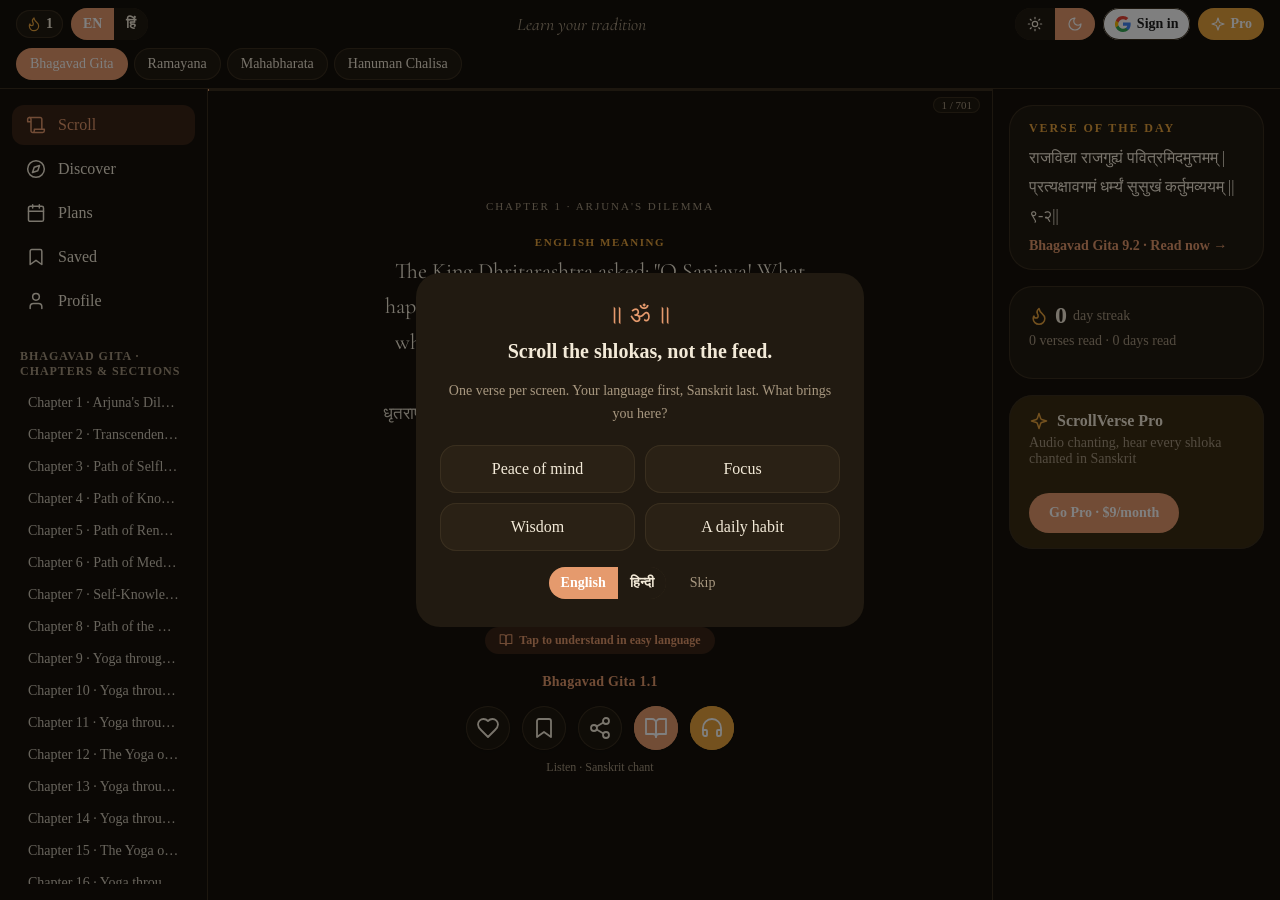
<file: index.html>
<!doctype html>
<html lang="en" data-theme="dark">
<head>
<meta charset="utf-8">
<meta name="viewport" content="width=device-width, initial-scale=1, viewport-fit=cover">
<meta name="description" content="ScrollVerse, a verse feed for the Gita, Ramayana, Mahabharata and Hanuman Chalisa. Read and listen in your browser, no app to install.">
<title>ScrollVerse</title>
<script>
/* Apply the stored theme before first paint, dark brown is the default.
   Mirrors client/src/lib/theme.ts in the space. */
try {
  if (localStorage.getItem("sanatan-scroll-theme") === "light") {
    document.documentElement.setAttribute("data-theme", "light");
  }
} catch (e) { /* storage unavailable, dark stays */ }
</script>
<link rel="stylesheet" href="styles.css">
</head>
<body>
<div class="shell">

  <!-- Top bar, ported from App.tsx: streak and language on the left,
       tagline in the middle, theme and sign-in on the right, Pro pill
       on desktop only (hidden on phone widths, Pro lives in Profile),
       and the text switcher on its own row below. One header only, no
       brand bar. -->
  <header class="topbar">
    <div class="topbar-inner">
      <nav class="textnav no-scrollbar" id="textBar" aria-label="Texts"></nav>
      <span class="streakpill" id="streakPill" aria-label="Day streak"></span>
      <div class="segmented" role="group" aria-label="Language" id="langToggle">
        <button type="button" data-lang="en" aria-pressed="true">EN</button>
        <button type="button" data-lang="hi" aria-pressed="false">हिं</button>
      </div>
      <p class="tagline font-verse" id="taglineEl"></p>
      <div class="segmented themetoggle" role="group" aria-label="Appearance" id="themeToggle">
        <button type="button" data-theme-choice="light" aria-label="Light mode" aria-pressed="false"></button>
        <button type="button" data-theme-choice="dark" aria-label="Dark mode" aria-pressed="true"></button>
      </div>
      <span id="authSlot" class="authslot"></span>
      <button type="button" class="propill" id="proBtn"></button>
    </div>
  </header>

  <div class="bodyrow">
    <!-- Desktop left rail: main nav + chapters of the current text -->
    <aside class="siderail" aria-label="Main">
      <nav class="railnav" id="railNav"></nav>
      <div class="railscroll railchapters">
        <p class="railhead" id="railHead"></p>
        <ul class="raillist" id="railList"></ul>
      </div>
    </aside>

    <!-- Main column -->
    <main class="maincol">
      <section id="feedView" class="feedview">
        <div id="specBar" class="specbar hidden"></div>
        <div class="feedwrap">
          <div class="progressbar"><div class="progressbar-fill" id="progressFill"></div></div>
          <div class="feed feed-scroll" id="feed" role="feed" aria-label="Verses"></div>
          <p class="feedcounter" id="feedCounter"></p>
        </div>
      </section>
      <section id="panelView" class="panelview rail-scroll hidden"></section>
    </main>

    <!-- Desktop right rail: verse of the day, streak, Pro -->
    <aside class="rightrail rail-scroll" id="rightRail"></aside>
  </div>

  <!-- Mobile bottom nav -->
  <nav class="bottomnav" id="bottomNav" aria-label="Main"></nav>
</div>

<div class="toast hidden" id="toast" role="status"><p id="toastText"></p></div>
<div id="sheetSlot"></div>
<div id="modalSlot"></div>

<script src="app.js"></script>
</body>
</html>
</file>
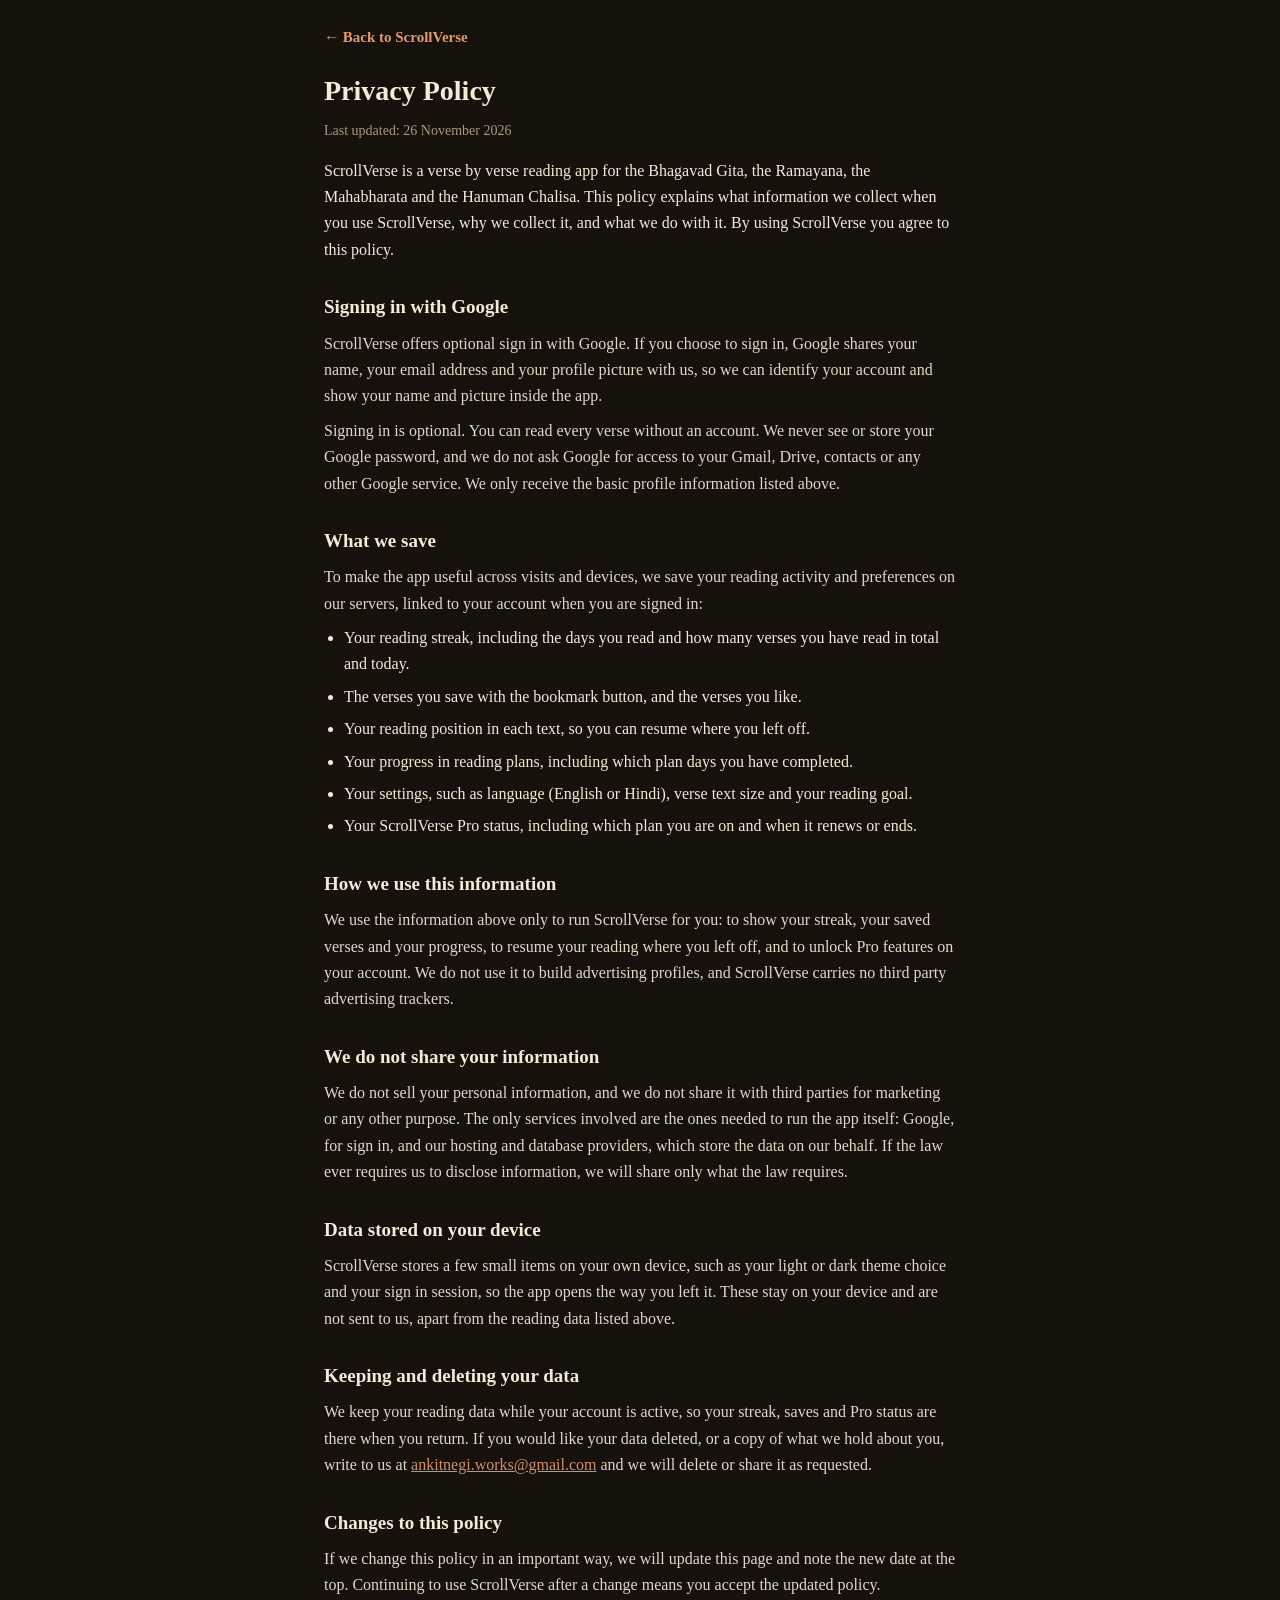
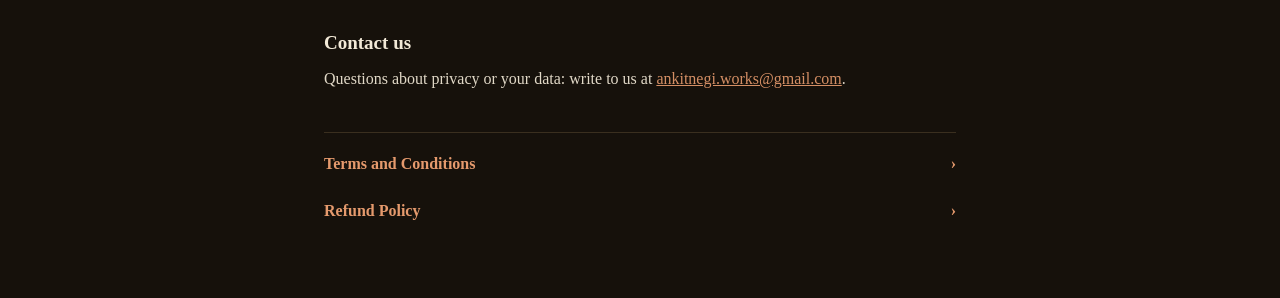
<file: privacy-policy.html>
<!doctype html>
<html lang="en" data-theme="dark">
<head>
<meta charset="utf-8">
<meta name="viewport" content="width=device-width, initial-scale=1, viewport-fit=cover">
<meta name="description" content="ScrollVerse Privacy Policy: what we collect when you sign in with Google, what reading data we save, and how we never share it.">
<title>Privacy Policy · ScrollVerse</title>
<script>
try {
  if (localStorage.getItem("sanatan-scroll-theme") === "light") {
    document.documentElement.setAttribute("data-theme", "light");
  }
} catch (e) { /* storage unavailable, dark stays */ }
</script>
<link rel="stylesheet" href="legal.css">
</head>
<body>
<div class="wrap">
  <a class="back" href="/">← Back to ScrollVerse</a>
  <h1>Privacy Policy</h1>
  <p class="updated">Last updated: 26 November 2026</p>
  <p class="intro">ScrollVerse is a verse by verse reading app for the Bhagavad Gita, the Ramayana, the Mahabharata and the Hanuman Chalisa. This policy explains what information we collect when you use ScrollVerse, why we collect it, and what we do with it. By using ScrollVerse you agree to this policy.</p>

  <section>
    <h2>Signing in with Google</h2>
    <p>ScrollVerse offers optional sign in with Google. If you choose to sign in, Google shares your name, your email address and your profile picture with us, so we can identify your account and show your name and picture inside the app.</p>
    <p>Signing in is optional. You can read every verse without an account. We never see or store your Google password, and we do not ask Google for access to your Gmail, Drive, contacts or any other Google service. We only receive the basic profile information listed above.</p>
  </section>

  <section>
    <h2>What we save</h2>
    <p>To make the app useful across visits and devices, we save your reading activity and preferences on our servers, linked to your account when you are signed in:</p>
    <ul>
      <li>Your reading streak, including the days you read and how many verses you have read in total and today.</li>
      <li>The verses you save with the bookmark button, and the verses you like.</li>
      <li>Your reading position in each text, so you can resume where you left off.</li>
      <li>Your progress in reading plans, including which plan days you have completed.</li>
      <li>Your settings, such as language (English or Hindi), verse text size and your reading goal.</li>
      <li>Your ScrollVerse Pro status, including which plan you are on and when it renews or ends.</li>
    </ul>
  </section>

  <section>
    <h2>How we use this information</h2>
    <p>We use the information above only to run ScrollVerse for you: to show your streak, your saved verses and your progress, to resume your reading where you left off, and to unlock Pro features on your account. We do not use it to build advertising profiles, and ScrollVerse carries no third party advertising trackers.</p>
  </section>

  <section>
    <h2>We do not share your information</h2>
    <p>We do not sell your personal information, and we do not share it with third parties for marketing or any other purpose. The only services involved are the ones needed to run the app itself: Google, for sign in, and our hosting and database providers, which store the data on our behalf. If the law ever requires us to disclose information, we will share only what the law requires.</p>
  </section>

  <section>
    <h2>Data stored on your device</h2>
    <p>ScrollVerse stores a few small items on your own device, such as your light or dark theme choice and your sign in session, so the app opens the way you left it. These stay on your device and are not sent to us, apart from the reading data listed above.</p>
  </section>

  <section>
    <h2>Keeping and deleting your data</h2>
    <p>We keep your reading data while your account is active, so your streak, saves and Pro status are there when you return. If you would like your data deleted, or a copy of what we hold about you, write to us at <a class="mail" href="mailto:ankitnegi.works@gmail.com">ankitnegi.works@gmail.com</a> and we will delete or share it as requested.</p>
  </section>

  <section>
    <h2>Changes to this policy</h2>
    <p>If we change this policy in an important way, we will update this page and note the new date at the top. Continuing to use ScrollVerse after a change means you accept the updated policy.</p>
  </section>

  <section>
    <h2>Contact us</h2>
    <p>Questions about privacy or your data: write to us at <a class="mail" href="mailto:ankitnegi.works@gmail.com">ankitnegi.works@gmail.com</a>.</p>
  </section>

  <nav class="others" aria-label="Legal">
    <a href="/terms">Terms and Conditions <span aria-hidden="true">›</span></a>
    <a href="/refund-policy">Refund Policy <span aria-hidden="true">›</span></a>
  </nav>
</div>
</body>
</html>
</file>
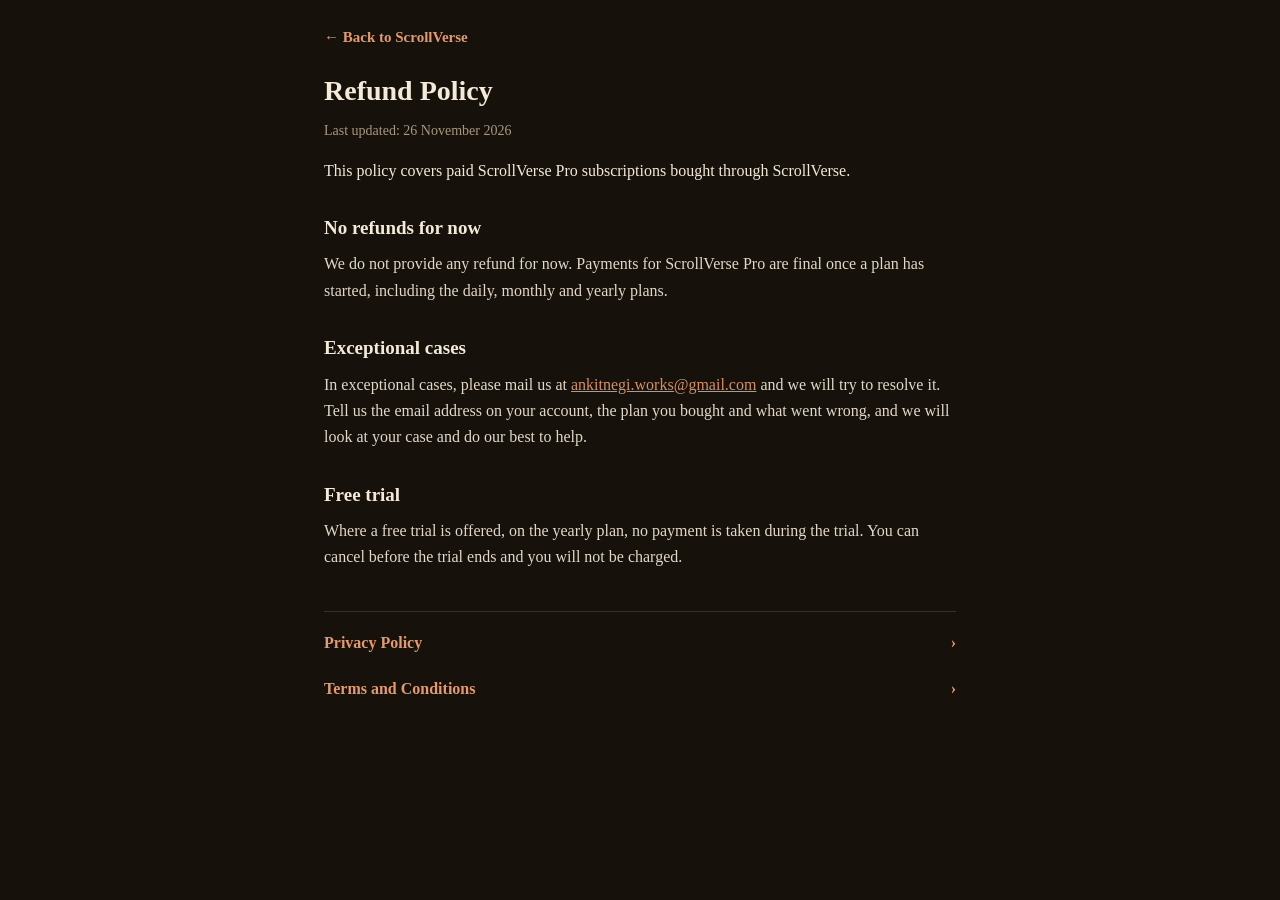
<file: refund-policy.html>
<!doctype html>
<html lang="en" data-theme="dark">
<head>
<meta charset="utf-8">
<meta name="viewport" content="width=device-width, initial-scale=1, viewport-fit=cover">
<meta name="description" content="ScrollVerse Refund Policy: no refunds for now, with an exceptional cases contact by email.">
<title>Refund Policy · ScrollVerse</title>
<script>
try {
  if (localStorage.getItem("sanatan-scroll-theme") === "light") {
    document.documentElement.setAttribute("data-theme", "light");
  }
} catch (e) { /* storage unavailable, dark stays */ }
</script>
<link rel="stylesheet" href="legal.css">
</head>
<body>
<div class="wrap">
  <a class="back" href="/">← Back to ScrollVerse</a>
  <h1>Refund Policy</h1>
  <p class="updated">Last updated: 26 November 2026</p>
  <p class="intro">This policy covers paid ScrollVerse Pro subscriptions bought through ScrollVerse.</p>

  <section>
    <h2>No refunds for now</h2>
    <p>We do not provide any refund for now. Payments for ScrollVerse Pro are final once a plan has started, including the daily, monthly and yearly plans.</p>
  </section>

  <section>
    <h2>Exceptional cases</h2>
    <p>In exceptional cases, please mail us at <a class="mail" href="mailto:ankitnegi.works@gmail.com">ankitnegi.works@gmail.com</a> and we will try to resolve it. Tell us the email address on your account, the plan you bought and what went wrong, and we will look at your case and do our best to help.</p>
  </section>

  <section>
    <h2>Free trial</h2>
    <p>Where a free trial is offered, on the yearly plan, no payment is taken during the trial. You can cancel before the trial ends and you will not be charged.</p>
  </section>

  <nav class="others" aria-label="Legal">
    <a href="/privacy-policy">Privacy Policy <span aria-hidden="true">›</span></a>
    <a href="/terms">Terms and Conditions <span aria-hidden="true">›</span></a>
  </nav>
</div>
</body>
</html>
</file>
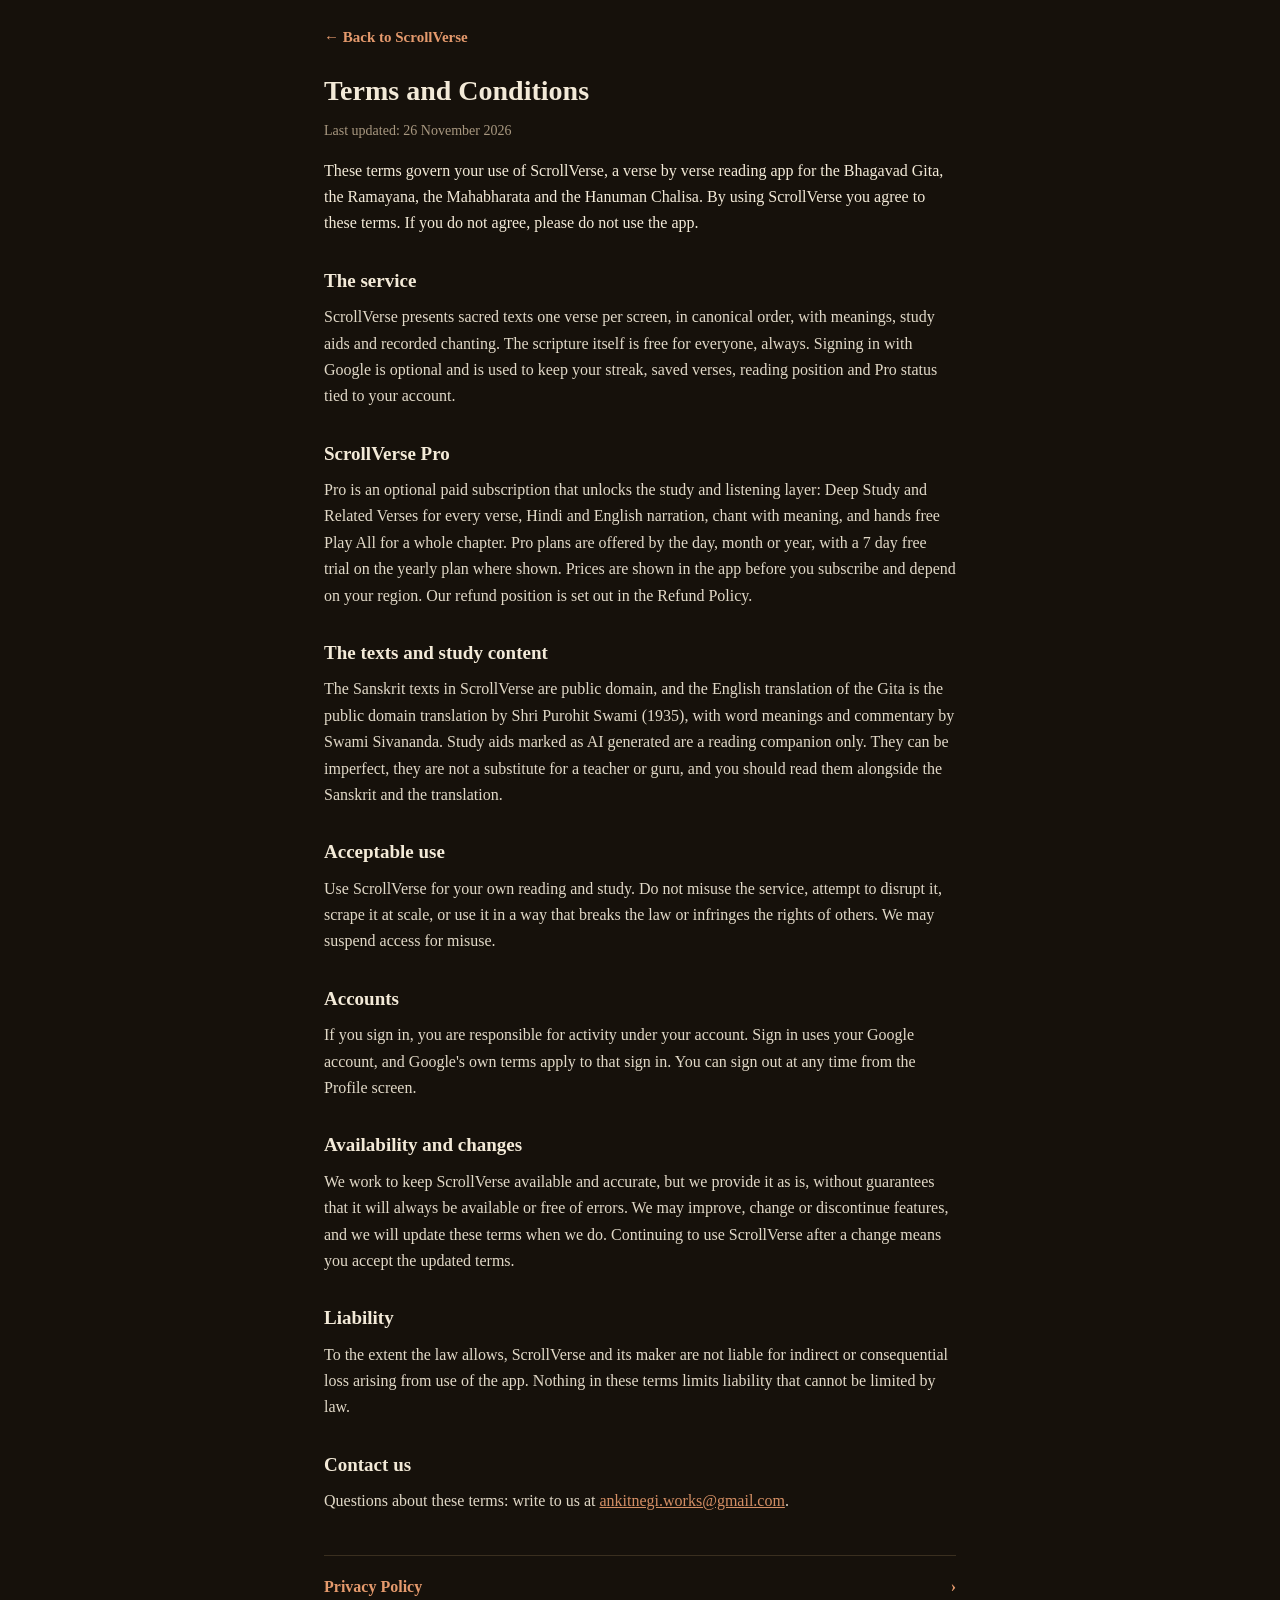
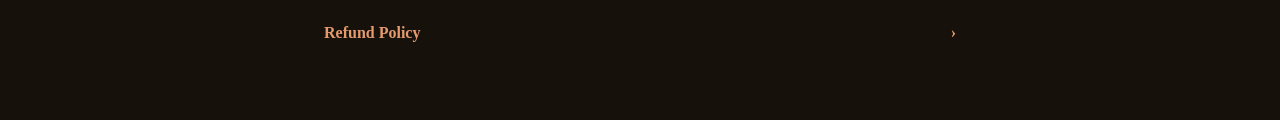
<file: terms.html>
<!doctype html>
<html lang="en" data-theme="dark">
<head>
<meta charset="utf-8">
<meta name="viewport" content="width=device-width, initial-scale=1, viewport-fit=cover">
<meta name="description" content="ScrollVerse Terms and Conditions: the service, ScrollVerse Pro, the texts, acceptable use and contact.">
<title>Terms and Conditions · ScrollVerse</title>
<script>
try {
  if (localStorage.getItem("sanatan-scroll-theme") === "light") {
    document.documentElement.setAttribute("data-theme", "light");
  }
} catch (e) { /* storage unavailable, dark stays */ }
</script>
<link rel="stylesheet" href="legal.css">
</head>
<body>
<div class="wrap">
  <a class="back" href="/">← Back to ScrollVerse</a>
  <h1>Terms and Conditions</h1>
  <p class="updated">Last updated: 26 November 2026</p>
  <p class="intro">These terms govern your use of ScrollVerse, a verse by verse reading app for the Bhagavad Gita, the Ramayana, the Mahabharata and the Hanuman Chalisa. By using ScrollVerse you agree to these terms. If you do not agree, please do not use the app.</p>

  <section>
    <h2>The service</h2>
    <p>ScrollVerse presents sacred texts one verse per screen, in canonical order, with meanings, study aids and recorded chanting. The scripture itself is free for everyone, always. Signing in with Google is optional and is used to keep your streak, saved verses, reading position and Pro status tied to your account.</p>
  </section>

  <section>
    <h2>ScrollVerse Pro</h2>
    <p>Pro is an optional paid subscription that unlocks the study and listening layer: Deep Study and Related Verses for every verse, Hindi and English narration, chant with meaning, and hands free Play All for a whole chapter. Pro plans are offered by the day, month or year, with a 7 day free trial on the yearly plan where shown. Prices are shown in the app before you subscribe and depend on your region. Our refund position is set out in the Refund Policy.</p>
  </section>

  <section>
    <h2>The texts and study content</h2>
    <p>The Sanskrit texts in ScrollVerse are public domain, and the English translation of the Gita is the public domain translation by Shri Purohit Swami (1935), with word meanings and commentary by Swami Sivananda. Study aids marked as AI generated are a reading companion only. They can be imperfect, they are not a substitute for a teacher or guru, and you should read them alongside the Sanskrit and the translation.</p>
  </section>

  <section>
    <h2>Acceptable use</h2>
    <p>Use ScrollVerse for your own reading and study. Do not misuse the service, attempt to disrupt it, scrape it at scale, or use it in a way that breaks the law or infringes the rights of others. We may suspend access for misuse.</p>
  </section>

  <section>
    <h2>Accounts</h2>
    <p>If you sign in, you are responsible for activity under your account. Sign in uses your Google account, and Google's own terms apply to that sign in. You can sign out at any time from the Profile screen.</p>
  </section>

  <section>
    <h2>Availability and changes</h2>
    <p>We work to keep ScrollVerse available and accurate, but we provide it as is, without guarantees that it will always be available or free of errors. We may improve, change or discontinue features, and we will update these terms when we do. Continuing to use ScrollVerse after a change means you accept the updated terms.</p>
  </section>

  <section>
    <h2>Liability</h2>
    <p>To the extent the law allows, ScrollVerse and its maker are not liable for indirect or consequential loss arising from use of the app. Nothing in these terms limits liability that cannot be limited by law.</p>
  </section>

  <section>
    <h2>Contact us</h2>
    <p>Questions about these terms: write to us at <a class="mail" href="mailto:ankitnegi.works@gmail.com">ankitnegi.works@gmail.com</a>.</p>
  </section>

  <nav class="others" aria-label="Legal">
    <a href="/privacy-policy">Privacy Policy <span aria-hidden="true">›</span></a>
    <a href="/refund-policy">Refund Policy <span aria-hidden="true">›</span></a>
  </nav>
</div>
</body>
</html>
</file>
<file: styles.css>
/* ScrollVerse, live site.
   Ported from the space's actual UI code (client/src/theme.css and the
   components under client/src/components/). Same tokens, same layout,
   same components. Dark brown is the default; the light palette applies
   only when data-theme="light" is set on <html>. No em dashes in copy. */

@import url('https://fonts.googleapis.com/css2?family=Tiro+Devanagari+Serif:ital@0;1&family=Cormorant+Garamond:ital,wght@0,400;0,500;0,600;1,400&display=swap');

:root {
  color-scheme: dark;
  --bg: #16110b;
  --surface: #211a11;
  --surface2: #2a2115;
  --text: #f3ead8;
  --dim: #a89880;
  --border: #3a2f1f;
  --accent: #e59a6d;
  --accent-soft: #3a2417;
  --gold: #e8a33d;
  --gold-soft: #3a2c12;
  --font-deva: "Tiro Devanagari Serif", "Noto Serif Devanagari", serif;
  --font-verse: "Cormorant Garamond", "Tiro Devanagari Serif", Georgia, serif;
}
:root[data-theme="light"] {
  color-scheme: light;
  --bg: #faf5ea;
  --surface: #fffdf6;
  --surface2: #f3ecdb;
  --text: #1c1917;
  --dim: #7a6f5f;
  --border: #e7dcc8;
  --accent: #7c2d12;
  --accent-soft: #f7e8dd;
  --gold: #b45309;
  --gold-soft: #fdf0dc;
}

* { box-sizing: border-box; }
html, body { margin: 0; padding: 0; overscroll-behavior: none; }
body {
  font-family: Georgia, "Times New Roman", serif;
  background: var(--bg);
  color: var(--text);
}
button { font-family: inherit; cursor: pointer; color: inherit; background: none; border: none; min-height: 2rem; }
input { font-family: inherit; }
.hidden { display: none !important; }
.font-deva { font-family: var(--font-deva); }
.font-verse { font-family: var(--font-verse); }
.no-scrollbar { scrollbar-width: none; }
.no-scrollbar::-webkit-scrollbar { display: none; }
.rail-scroll { overscroll-behavior: contain; -webkit-overflow-scrolling: touch; scrollbar-width: thin; }

/* ---------- Shell (App.tsx) ---------- */
.shell { display: flex; flex-direction: column; height: 100vh; height: 100dvh; overflow: hidden; background: var(--bg); color: var(--text); }
.bodyrow { display: flex; flex: 1; min-height: 0; }
.maincol { position: relative; flex: 1; min-width: 0; display: flex; flex-direction: column; }

/* ---------- Top bar ---------- */
.topbar {
  z-index: 20; border-bottom: 1px solid var(--border);
  background: color-mix(in srgb, var(--bg) 95%, transparent);
  padding-top: env(safe-area-inset-top);
}
.topbar-inner { display: flex; flex-wrap: wrap; align-items: center; gap: 8px; padding: 8px 12px; }
@media (min-width: 640px) { .topbar-inner { padding: 8px 16px; } }
.textnav { order: 2; display: flex; width: 100%; align-items: center; gap: 6px; overflow-x: auto; }
.textchip {
  flex: 0 0 auto; border-radius: 999px; padding: 6px 14px; font-size: 14px; font-weight: 500;
  background: var(--surface); color: var(--text);
  box-shadow: inset 0 0 0 1px var(--border);
  transition: background 0.15s, color 0.15s;
}
.textchip.active { background: var(--accent); color: #fff; box-shadow: none; }
.streakpill {
  order: 1; display: flex; flex: 0 0 auto; align-items: center; gap: 4px;
  border-radius: 999px; background: var(--surface); padding: 6px 10px;
  font-size: 14px; font-weight: 600; box-shadow: inset 0 0 0 1px var(--border);
}
.streakpill svg { width: 16px; height: 16px; color: var(--gold); }
.tagline {
  order: 1; display: none; min-width: 0; flex: 1; margin: 0;
  text-align: center; font-size: 1.1rem; font-style: italic; color: var(--dim);
  white-space: nowrap; overflow: hidden; text-overflow: ellipsis;
}
@media (min-width: 560px) { .tagline { display: block; } }
#langToggle { order: 1; }
.themetoggle { order: 1; margin-left: auto; }
@media (min-width: 560px) { .themetoggle { margin-left: 0; } }
.authslot { order: 1; display: flex; flex: 0 0 auto; }
.signinbtn {
  display: flex; align-items: center; gap: 6px; border-radius: 999px; background: #fff;
  padding: 6px 12px; font-size: 14px; font-weight: 600; color: #1f1f1f;
  box-shadow: inset 0 0 0 1px var(--border);
}
.signinbtn svg { width: 16px; height: 16px; }
.signinbtn:disabled { opacity: 0.6; }
.userchip {
  display: flex; align-items: center; gap: 8px; border-radius: 999px; background: var(--surface);
  padding: 4px 12px 4px 4px; box-shadow: inset 0 0 0 1px var(--border); color: var(--text);
}
.userchip img { width: 28px; height: 28px; border-radius: 999px; }
.userchip .initial {
  display: flex; width: 28px; height: 28px; align-items: center; justify-content: center;
  border-radius: 999px; background: var(--accent-soft); color: var(--accent);
  font-size: 12px; font-weight: 600;
}
.userchip .uname { max-width: 96px; overflow: hidden; text-overflow: ellipsis; white-space: nowrap; font-size: 14px; font-weight: 500; }
.segmented { display: flex; flex: 0 0 auto; overflow: hidden; border-radius: 999px; box-shadow: inset 0 0 0 1px var(--border); }
.segmented button {
  padding: 6px 12px; font-size: 14px; font-weight: 600; background: var(--surface); color: var(--text);
  display: flex; align-items: center; justify-content: center;
}
.segmented button svg { width: 16px; height: 16px; }
.segmented button.active { background: var(--accent); color: #fff; }
/* Pro pill in the header is desktop only (lg+, 1024px), like the space:
   on phone widths the header is decluttered, Sign In and the theme
   toggle sit on the right, and Pro stays reachable from Profile. */
.propill {
  order: 1; display: none; flex: 0 0 auto; align-items: center; gap: 4px; border-radius: 999px;
  background: var(--gold); padding: 6px 12px; font-size: 14px; font-weight: 600; color: #fff;
}
@media (min-width: 1024px) { .propill { display: flex; } }
.propill svg { width: 16px; height: 16px; }

/* ---------- Side rails ---------- */
.siderail { display: none; }
@media (min-width: 1024px) {
  .siderail { display: flex; width: 208px; flex: 0 0 208px; flex-direction: column; gap: 4px; border-right: 1px solid var(--border); padding: 16px 12px; min-height: 0; }
}
.railnav { display: flex; flex-direction: column; gap: 4px; }
.railnav button {
  display: flex; align-items: center; gap: 12px; border-radius: 12px; padding: 10px 14px;
  text-align: left; font-weight: 500; font-size: 16px; color: var(--text);
}
.railnav button svg { width: 20px; height: 20px; }
.railnav button.active { background: var(--accent-soft); color: var(--accent); }
.railchapters { margin-top: 24px; min-height: 0; flex: 1; overflow-y: auto; padding: 0 8px 8px; }
.railhead { font-size: 12px; font-weight: 600; text-transform: uppercase; letter-spacing: 0.08em; color: var(--dim); margin: 0; }
.raillist { list-style: none; margin: 8px 0 0; padding: 0; }
.raillist button {
  width: 100%; text-align: left; border-radius: 8px; padding: 6px 8px; font-size: 14px;
  color: color-mix(in srgb, var(--text) 85%, transparent);
  white-space: nowrap; overflow: hidden; text-overflow: ellipsis;
}
.raillist button:hover { background: var(--surface); }

.rightrail { display: none; }
@media (min-width: 1280px) {
  .rightrail { display: flex; width: 288px; flex: 0 0 288px; flex-direction: column; gap: 16px; overflow-y: auto; border-left: 1px solid var(--border); padding: 16px; }
}
.railcard { border-radius: 24px; background: var(--surface); padding: 16px 20px; box-shadow: inset 0 0 0 1px var(--border); }
.railcard.pro { background: var(--gold-soft); }
.railcard .kicker { font-size: 12px; font-weight: 600; text-transform: uppercase; letter-spacing: 0.16em; color: var(--gold); margin: 0; }
.railcard .vodsa { font-family: var(--font-deva); margin: 8px 0 0; line-height: 1.8; display: -webkit-box; -webkit-line-clamp: 4; -webkit-box-orient: vertical; overflow: hidden; white-space: pre-line; }
.railcard .readnow { margin-top: 8px; font-size: 14px; font-weight: 600; color: var(--accent); padding: 0; min-height: 0; }
.railcard .streakbig { display: flex; align-items: center; gap: 6px; font-size: 24px; font-weight: 600; margin: 0; }
.railcard .streakbig svg { width: 20px; height: 20px; color: var(--gold); }
.railcard .streakbig span { font-size: 14px; font-weight: 400; color: var(--dim); }
.railcard .dimline { margin-top: 4px; font-size: 14px; color: var(--dim); }
.railcard .protitle { display: flex; align-items: center; gap: 8px; font-weight: 600; margin: 0; }
.railcard .protitle svg { width: 20px; height: 20px; color: var(--gold); }
.railcard .probtn2 { margin-top: 12px; min-height: 40px; border-radius: 999px; background: var(--accent); padding: 8px 20px; font-size: 14px; font-weight: 600; color: #fff; }

/* ---------- Feed (Feed.tsx) ---------- */
.feedview { display: flex; flex-direction: column; height: 100%; min-height: 0; }
.feedwrap { position: relative; display: flex; flex-direction: column; flex: 1; min-height: 0; }
.progressbar { height: 2px; width: 100%; background: var(--border); flex: 0 0 auto; }
.progressbar-fill { height: 100%; background: var(--accent); transition: width 0.3s; width: 0; }
.feed-scroll {
  scroll-snap-type: y mandatory; -webkit-overflow-scrolling: touch;
  overscroll-behavior-y: contain; touch-action: pan-y; scrollbar-width: none;
  flex: 1; min-height: 0; overflow-y: auto; outline: none;
}
.feed-scroll::-webkit-scrollbar { display: none; }
.feed-card { scroll-snap-align: start; scroll-snap-stop: always; height: 100%; }
.feedcounter {
  pointer-events: none; position: absolute; right: 12px; top: 8px; margin: 0;
  border-radius: 999px; background: color-mix(in srgb, var(--surface) 85%, transparent);
  padding: 2px 8px; font-size: 11px; font-weight: 500; color: var(--dim);
  box-shadow: inset 0 0 0 1px var(--border); backdrop-filter: blur(6px);
}

/* Verse card: no box, no border, the verse sits straight on the page
   background, centred. Exactly as VerseCard in the space. */
.verse { display: flex; height: 100%; flex-direction: column; padding: 24px 24px 40px; }
@media (min-width: 640px) { .verse { padding-left: 40px; padding-right: 40px; } }
.verse-inner { margin: 0 auto; display: flex; width: 100%; max-width: 576px; flex: 1; flex-direction: column; align-items: center; justify-content: center; }
.verse-tap { display: flex; width: 100%; cursor: pointer; flex-direction: column; align-items: center; outline: none; }
.verse .section {
  text-align: center; font-size: 11px; font-weight: 500; color: var(--dim); margin: 0;
}
.verse .section.tracked { text-transform: uppercase; letter-spacing: 0.18em; }
.verse .speaker { font-family: var(--font-deva); margin: 16px 0 0; text-align: center; font-size: 14px; color: var(--dim); }
.verse .sa {
  font-family: var(--font-deva); margin: 20px 0 0; white-space: pre-line; text-align: center;
  line-height: 1.75; color: var(--text); font-size: 24.8px;
}
.verse .meanings { margin: 24px auto 0; width: 100%; max-width: 448px; text-align: center; }
.verse .meanings > div + div { margin-top: 20px; }
.meaning-label { font-size: 11px; font-weight: 600; letter-spacing: 0.14em; color: var(--gold); margin: 0; }
.meaning-label.upper { text-transform: uppercase; }
.verse .hi-text { font-family: var(--font-deva); margin: 6px 0 0; font-size: 17.3px; line-height: 1.85; color: color-mix(in srgb, var(--text) 90%, transparent); }
.verse .en-text { font-family: var(--font-verse); margin: 6px 0 0; font-size: 18.4px; line-height: 1.55; color: color-mix(in srgb, var(--text) 90%, transparent); }
/* Language-first verse order: the selected language leads in big type, Sanskrit last and smaller. */
.verse .primary-text { font-size: 24.8px; line-height: 1.6; color: var(--text); }
.verse .sanskrit-last { margin-top: 20px; }
.verse .sa-small { font-size: 19px; line-height: 1.8; margin: 6px 0 0; }
.verse .missing { margin: 6px 0 0; font-size: 14px; color: var(--dim); }
.tappill {
  margin: 24px 0 0; display: inline-flex; align-items: center; gap: 6px; border-radius: 999px;
  background: var(--accent-soft); padding: 6px 14px; font-size: 12px; font-weight: 600; color: var(--accent);
}
.tappill svg { width: 14px; height: 14px; }
.verse .ref { margin: 20px 0 0; text-align: center; font-size: 14px; font-weight: 600; letter-spacing: 0.02em; color: var(--accent); }
.actionrow { margin-top: 16px; display: flex; align-items: center; justify-content: center; gap: 12px; }
.actionbtn {
  display: flex; width: 44px; height: 44px; min-height: 44px; align-items: center; justify-content: center;
  border-radius: 999px; background: color-mix(in srgb, var(--surface) 85%, transparent);
  color: var(--text); box-shadow: 0 1px 2px rgba(0,0,0,0.15), inset 0 0 0 1px var(--border);
  backdrop-filter: blur(6px); transition: transform 0.1s;
}
.actionbtn:active { transform: scale(0.95); }
.actionbtn svg { width: 24px; height: 24px; }
.actionbtn .on { color: var(--accent); display: flex; }
.actionbtn.solid-accent { background: var(--accent); color: #fff; box-shadow: 0 1px 2px rgba(0,0,0,0.15), inset 0 0 0 1px var(--accent); }
.actionbtn.solid-gold { background: var(--gold); color: #fff; box-shadow: 0 1px 2px rgba(0,0,0,0.15), inset 0 0 0 1px var(--gold); }
.listencaption { margin: 10px 0 0; text-align: center; font-size: 12px; font-weight: 500; color: var(--dim); }

/* Spec bar (plan day / collection open in the feed) */
.specbar {
  display: flex; align-items: center; gap: 8px; border-bottom: 1px solid var(--border);
  background: var(--surface); padding: 8px 16px; flex: 0 0 auto;
}
.specbar .title { flex: 1; min-width: 0; white-space: nowrap; overflow: hidden; text-overflow: ellipsis; font-size: 14px; font-weight: 600; margin: 0; }
.specbar .donebtn {
  display: flex; flex: 0 0 auto; align-items: center; gap: 4px; border-radius: 999px;
  background: var(--accent); padding: 6px 12px; font-size: 12px; font-weight: 600; color: #fff;
}
.specbar .donebtn svg { width: 14px; height: 14px; }
.specbar .donetag {
  display: flex; flex: 0 0 auto; align-items: center; gap: 4px; border-radius: 999px;
  background: var(--surface2); padding: 6px 12px; font-size: 12px; font-weight: 600; color: var(--accent);
}
.specbar .donetag svg { width: 14px; height: 14px; }
.specbar .closebtn {
  display: flex; width: 32px; height: 32px; min-height: 32px; flex: 0 0 auto; align-items: center; justify-content: center;
  border-radius: 999px; background: var(--surface2); color: var(--text);
}
.specbar .closebtn svg { width: 16px; height: 16px; }

/* ---------- Bottom nav (mobile) ---------- */
.bottomnav {
  z-index: 20; border-top: 1px solid var(--border); background: var(--surface);
  padding-bottom: env(safe-area-inset-bottom);
}
.bottomnav .grid { display: grid; grid-template-columns: repeat(5, 1fr); }
.bottomnav button {
  display: flex; flex-direction: column; align-items: center; gap: 2px; padding: 8px 0;
  font-size: 11px; font-weight: 500; color: var(--dim);
}
.bottomnav button svg { width: 20px; height: 20px; }
.bottomnav button.active { color: var(--accent); }
@media (min-width: 1024px) { .bottomnav { display: none; } }

/* ---------- Panels: Discover, Plans, Saved, Profile ---------- */
.panelview { height: 100%; overflow-y: auto; }
.screen { margin: 0 auto; width: 100%; max-width: 672px; padding: 24px 20px; }
.screen h2.title { font-size: 18px; font-weight: 600; margin: 0; }
.kicker { font-size: 12px; font-weight: 600; text-transform: uppercase; letter-spacing: 0.16em; color: var(--gold); margin: 0; }
.vodcard {
  margin-top: 8px; display: block; width: 100%; text-align: left; border-radius: 24px;
  background: var(--surface); padding: 24px; box-shadow: 0 1px 2px rgba(0,0,0,0.12), inset 0 0 0 1px var(--border);
}
.vodcard .sa { font-family: var(--font-deva); white-space: pre-line; text-align: center; font-size: 21.6px; line-height: 1.8; margin: 0; }
.vodcard .en { font-family: var(--font-verse); margin: 16px auto 0; max-width: 448px; text-align: center; font-size: 16.8px; font-style: italic; line-height: 1.55; color: var(--dim); }
.vodcard .readnow { margin: 16px 0 0; text-align: center; font-size: 14px; font-weight: 600; color: var(--accent); }
.sectionblock { margin-top: 32px; }
.sectionblock > h2 { display: flex; align-items: center; gap: 8px; font-size: 18px; font-weight: 600; margin: 0; }
.sectionblock > h2 svg { width: 20px; height: 20px; color: var(--gold); }
.sectionblock .sub { margin-top: 4px; font-size: 14px; color: var(--dim); }
.listenrow {
  display: flex; align-items: center; gap: 12px; border-radius: 16px; background: var(--surface);
  padding: 14px 16px; box-shadow: inset 0 0 0 1px var(--border); margin-top: 10px;
}
.listenrow .badge {
  display: flex; width: 44px; height: 44px; flex: 0 0 auto; align-items: center; justify-content: center;
  border-radius: 999px; background: var(--gold-soft); color: var(--gold);
}
.listenrow .badge svg { width: 20px; height: 20px; }
.listenrow .main { flex: 1; min-width: 0; }
.listenrow .main .t { display: block; font-weight: 500; }
.listenrow .main .s { display: block; margin-top: 2px; font-size: 14px; color: var(--dim); }
.listenrow .main .m { display: block; margin-top: 2px; font-size: 12px; color: var(--dim); }
.listenrow .listenbtn {
  flex: 0 0 auto; display: flex; align-items: center; gap: 6px; border-radius: 999px;
  background: var(--accent); padding: 8px 16px; font-size: 14px; font-weight: 600; color: #fff;
}
.listenrow .lockbtn {
  display: flex; width: 36px; height: 36px; min-height: 36px; flex: 0 0 auto; align-items: center; justify-content: center;
  border-radius: 999px; background: var(--surface2); color: var(--gold);
}
.listenrow .lockbtn svg { width: 16px; height: 16px; }
.moodrow { margin-top: 12px; display: flex; flex-wrap: wrap; gap: 8px; }
.moodchip {
  border-radius: 999px; background: var(--surface); padding: 8px 16px; font-size: 14px; font-weight: 500;
  box-shadow: inset 0 0 0 1px var(--border); transition: transform 0.1s;
}
.moodchip:active { transform: scale(0.95); }
.searchlabel {
  margin-top: 12px; display: flex; align-items: center; gap: 8px; border-radius: 999px;
  background: var(--surface); padding: 0 16px; box-shadow: inset 0 0 0 1px var(--border);
}
.searchlabel:focus-within { box-shadow: inset 0 0 0 1px var(--accent); }
.searchlabel svg { width: 20px; height: 20px; flex: 0 0 auto; color: var(--dim); }
.searchlabel input { min-height: 44px; width: 100%; background: transparent; border: none; outline: none; font-size: 15.2px; color: var(--text); }
.searchlabel input::placeholder { color: var(--dim); }
.resultlist { list-style: none; margin: 8px 0 0; padding: 0; }
.resultlist > li + li { border-top: 1px solid var(--border); }
.resultrow { display: flex; width: 100%; align-items: center; gap: 12px; padding: 12px 0; text-align: left; }
.resultrow .main { flex: 1; min-width: 0; }
.resultrow .ref { display: block; font-size: 14px; font-weight: 600; color: var(--accent); }
.resultrow .sa { font-family: var(--font-deva); margin-top: 2px; display: block; font-size: 15.2px; white-space: nowrap; overflow: hidden; text-overflow: ellipsis; }
.resultrow .tr { margin-top: 2px; display: block; font-size: 14px; color: var(--dim); white-space: nowrap; overflow: hidden; text-overflow: ellipsis; }
.resultrow > svg { width: 20px; height: 20px; flex: 0 0 auto; color: var(--dim); }
.emptyline { padding: 12px 0; font-size: 14px; color: var(--dim); margin: 0; }
.textgrid { margin-top: 12px; display: grid; grid-template-columns: 1fr; gap: 10px; }
@media (min-width: 640px) { .textgrid { grid-template-columns: 1fr 1fr; } }
.textcard {
  border-radius: 16px; padding: 14px 16px; text-align: left; background: var(--surface);
  box-shadow: inset 0 0 0 1px var(--border);
}
.textcard.active { background: var(--accent-soft); box-shadow: inset 0 0 0 1px var(--accent); }
.textcard .name { font-family: var(--font-deva); display: block; font-size: 16.8px; font-weight: 500; }
.textcard .tag { margin-top: 2px; display: block; font-size: 12px; color: var(--dim); }
.dividerlist { list-style: none; margin: 8px 0 0; padding: 0; }
.dividerlist > li + li { border-top: 1px solid var(--border); }
.dividerlist .resultrow .name { display: block; font-weight: 500; }
.dividerlist .resultrow .sum { margin-top: 2px; display: block; font-size: 14px; line-height: 1.55; color: var(--dim); display: -webkit-box; -webkit-line-clamp: 2; -webkit-box-orient: vertical; overflow: hidden; }
.dividerlist .resultrow .cnt { margin-top: 2px; display: block; font-size: 12px; color: var(--dim); }

/* Plans */
.plancard { border-radius: 24px; background: var(--surface); box-shadow: inset 0 0 0 1px var(--border); overflow: hidden; }
.plancard + .plancard { margin-top: 16px; }
.plancard .planhead { width: 100%; padding: 16px 20px; text-align: left; }
.plancard .planhead .row1 { display: flex; align-items: baseline; justify-content: space-between; gap: 12px; }
.plancard .planhead .name { font-size: 16.8px; font-weight: 600; }
.plancard .planhead .count { flex: 0 0 auto; font-size: 14px; color: var(--dim); }
.plancard .planhead .desc { margin-top: 4px; display: block; font-size: 14px; line-height: 1.55; color: var(--dim); }
.plancard .track { margin-top: 12px; display: block; height: 6px; overflow: hidden; border-radius: 999px; background: var(--surface2); }
.plancard .track > span { display: block; height: 100%; background: var(--accent); }
.plancard .daylist { list-style: none; margin: 0; padding: 0; border-top: 1px solid var(--border); }
.plancard .daylist > li { display: flex; align-items: center; gap: 8px; padding: 10px 20px; }
.plancard .daylist > li + li { border-top: 1px solid var(--border); }
.dayopen { display: flex; min-width: 0; flex: 1; align-items: center; gap: 12px; text-align: left; }
.daynum {
  display: flex; width: 28px; height: 28px; min-height: 28px; flex: 0 0 auto; align-items: center; justify-content: center;
  border-radius: 999px; font-size: 12px; font-weight: 600; background: var(--surface2); color: var(--dim);
}
.daynum.done { background: var(--accent); color: #fff; }
.daynum svg { width: 16px; height: 16px; }
.daylabel { min-width: 0; flex: 1; white-space: nowrap; overflow: hidden; text-overflow: ellipsis; font-size: 14px; }
.markbtn { flex: 0 0 auto; border-radius: 999px; background: var(--surface2); padding: 6px 12px; font-size: 12px; font-weight: 500; color: var(--text); }

/* Saved */
.savedrow { display: flex; align-items: flex-start; gap: 8px; padding: 14px 0; }
.savedrow .main { flex: 1; min-width: 0; text-align: left; }
.savedrow .ref { display: block; font-size: 14px; font-weight: 600; color: var(--accent); }
.savedrow .sa { font-family: var(--font-deva); margin-top: 4px; display: block; line-height: 1.55; display: -webkit-box; -webkit-line-clamp: 2; -webkit-box-orient: vertical; overflow: hidden; }
.savedrow .tr { margin-top: 4px; display: block; font-size: 14px; line-height: 1.55; color: var(--dim); display: -webkit-box; -webkit-line-clamp: 2; -webkit-box-orient: vertical; overflow: hidden; }
.unsavebtn {
  display: flex; width: 40px; height: 40px; min-height: 40px; flex: 0 0 auto; align-items: center; justify-content: center;
  border-radius: 999px; background: var(--surface); color: var(--accent); box-shadow: inset 0 0 0 1px var(--border);
}
.unsavebtn svg { width: 20px; height: 20px; }
.savedempty { margin: 0 auto; max-width: 384px; padding: 40px 0; text-align: center; line-height: 1.65; color: var(--dim); }

/* Profile */
.statgrid { margin-top: 12px; display: grid; grid-template-columns: 1fr 1fr; gap: 10px; }
@media (min-width: 640px) { .statgrid { grid-template-columns: repeat(4, 1fr); } }
.statcard { border-radius: 16px; background: var(--surface); padding: 14px 16px; box-shadow: inset 0 0 0 1px var(--border); }
.statcard .v { display: flex; align-items: center; gap: 4px; font-size: 24px; font-weight: 600; margin: 0; }
.statcard .v svg { width: 20px; height: 20px; color: var(--gold); }
.statcard .l { margin-top: 2px; font-size: 12px; color: var(--dim); }
.profilecard { margin-top: 24px; border-radius: 24px; background: var(--surface); padding: 16px 20px; box-shadow: inset 0 0 0 1px var(--border); }
.profilecard .row { display: flex; align-items: center; gap: 12px; }
.avatar {
  display: flex; width: 40px; height: 40px; flex: 0 0 auto; align-items: center; justify-content: center;
  border-radius: 999px; background: var(--surface2); color: var(--dim);
}
.avatar.accent { background: var(--accent-soft); color: var(--accent); font-size: 16px; font-weight: 600; }
.avatar.gold { background: var(--gold-soft); color: var(--gold); }
.avatar svg { width: 20px; height: 20px; }
.profilecard .who { flex: 1; min-width: 0; }
.profilecard .who .n { font-weight: 600; margin: 0; white-space: nowrap; overflow: hidden; text-overflow: ellipsis; }
.profilecard .who .s { font-size: 14px; color: var(--dim); margin: 0; white-space: nowrap; overflow: hidden; text-overflow: ellipsis; }
.statuspill {
  display: flex; flex: 0 0 auto; align-items: center; gap: 6px; border-radius: 999px;
  background: var(--surface2); padding: 6px 12px; font-size: 12px; font-weight: 600; color: var(--dim);
}
.statuspill .dot { width: 8px; height: 8px; border-radius: 999px; background: var(--dim); }
.statuspill.on { color: var(--accent); }
.statuspill.on .dot { background: #16a34a; }
.profilecard .note { margin-top: 12px; font-size: 14px; line-height: 1.65; color: var(--dim); }
.pillbtn2 { min-height: 40px; border-radius: 999px; background: var(--surface2); padding: 8px 16px; font-size: 14px; font-weight: 500; color: var(--text); box-shadow: inset 0 0 0 1px var(--border); }
.pillbtn2.accent { background: var(--accent); color: #fff; font-weight: 600; box-shadow: none; }
.profilecard .signout { margin-top: 16px; }
.googlebtn {
  display: flex; min-height: 44px; align-items: center; gap: 12px; border-radius: 999px; background: #fff;
  padding: 10px 20px; font-weight: 500; color: #1f1f1f; box-shadow: inset 0 0 0 1px var(--border);
}
.googlebtn:disabled { opacity: 0.6; }
.googlebtn svg { width: 20px; height: 20px; }
.avatarimg { width: 40px; height: 40px; flex: 0 0 auto; border-radius: 999px; }
.signedinline { margin-top: 16px; text-align: center; font-size: 14px; color: var(--dim); }
.fontrow, .langrow { display: flex; align-items: center; justify-content: space-between; gap: 12px; }
.langrow { margin-top: 16px; }
.fontrow .lab, .langrow .lab { font-weight: 500; margin: 0; }
.fontbtns { display: flex; align-items: center; gap: 8px; }
.fontbtns button {
  display: flex; width: 44px; height: 40px; align-items: center; justify-content: center;
  border-radius: 999px; background: var(--surface2); font-weight: 500; color: var(--text);
}
.aboutbody { margin-top: 8px; font-size: 14px; line-height: 1.65; color: var(--dim); }

/* ---------- Sheets (StudySheet, AudioSheet) ---------- */
.sheetback { position: fixed; inset: 0; z-index: 40; display: flex; align-items: flex-end; justify-content: center; }
@media (min-width: 640px) { .sheetback { align-items: center; } }
.sheetback .scrim { position: absolute; inset: 0; background: rgba(0,0,0,0.45); }
.sheet {
  position: relative; display: flex; max-height: 86dvh; width: 100%; max-width: 576px; flex-direction: column;
  overflow: hidden; border-radius: 24px 24px 0 0; background: var(--surface); box-shadow: 0 20px 50px rgba(0,0,0,0.35);
}
.sheet.tall { max-height: 88dvh; }
@media (min-width: 640px) { .sheet { border-radius: 24px; } }
.sheet-head { border-bottom: 1px solid var(--border); padding: 16px 20px 12px; flex: 0 0 auto; }
.sheet-head .row { display: flex; align-items: flex-start; justify-content: space-between; gap: 12px; }
.sheet-head .ref { font-size: 14px; font-weight: 600; color: var(--accent); margin: 0; }
.sheet-head .sa { font-family: var(--font-deva); margin: 4px 0 0; font-size: 15.2px; line-height: 1.55; color: color-mix(in srgb, var(--text) 85%, transparent); display: -webkit-box; -webkit-line-clamp: 2; -webkit-box-orient: vertical; overflow: hidden; }
.sheet-head .sa.center3 { text-align: center; font-size: 16.8px; line-height: 1.8; -webkit-line-clamp: 3; white-space: pre-line; margin-top: 12px; }
.sheet-head .who { display: flex; align-items: center; gap: 10px; }
.sheet-head .who .badge {
  display: flex; width: 40px; height: 40px; flex: 0 0 auto; align-items: center; justify-content: center;
  border-radius: 999px; background: var(--gold-soft); color: var(--gold);
}
.sheet-head .who .badge svg { width: 20px; height: 20px; }
.sheet-head .who .sub { font-size: 12px; color: var(--dim); margin: 0; }
.sheet-x {
  display: flex; width: 36px; height: 36px; min-height: 36px; flex: 0 0 auto; align-items: center; justify-content: center;
  border-radius: 999px; background: var(--surface2); color: var(--text);
}
.sheet-x svg { width: 20px; height: 20px; }
.tabrow { margin-top: 12px; display: flex; gap: 8px; overflow-x: auto; }
.tabpill {
  display: flex; flex: 0 0 auto; align-items: center; gap: 6px; border-radius: 999px; padding: 6px 14px;
  font-size: 14px; font-weight: 500; background: var(--surface2); color: var(--text);
}
.tabpill.active { background: var(--accent); color: #fff; }
.tabpill svg { width: 14px; height: 14px; }
.sheet-body { min-height: 0; flex: 1; overflow-y: auto; padding: 16px 20px; overscroll-behavior: contain; }
.explain-text { font-family: var(--font-verse); font-size: 17.9px; line-height: 1.55; margin: 0; white-space: pre-line; }
.applybox { margin-top: 16px; border-radius: 12px; background: var(--accent-soft); padding: 12px 16px; }
.applybox .lab { font-size: 12px; font-weight: 600; text-transform: uppercase; letter-spacing: 0.08em; color: var(--accent); margin: 0; }
.applybox .txt { margin-top: 4px; font-size: 15.2px; line-height: 1.65; }
.ainote { margin-top: 16px; font-size: 12px; line-height: 1.65; color: var(--dim); }
.studysec h3 { font-size: 12px; font-weight: 600; text-transform: uppercase; letter-spacing: 0.08em; color: var(--accent); margin: 0; }
.studysec p { margin-top: 6px; line-height: 1.65; }
.studysec + .studysec { margin-top: 20px; }
.lockedpanel { display: flex; flex-direction: column; align-items: center; padding: 40px 24px; text-align: center; }
.lockedpanel .badge {
  display: flex; width: 48px; height: 48px; align-items: center; justify-content: center;
  border-radius: 999px; background: var(--gold-soft); color: var(--gold);
}
.lockedpanel .badge svg { width: 24px; height: 24px; }
.lockedpanel .t { margin-top: 16px; font-weight: 500; color: var(--text); }
.lockedpanel .s { margin-top: 4px; max-width: 320px; font-size: 14px; color: var(--dim); line-height: 1.55; }
.lockedpanel .unlock {
  margin-top: 20px; min-height: 44px; border-radius: 999px; background: var(--accent);
  padding: 10px 24px; font-weight: 500; color: #fff;
}
.wordlist { margin: 0; }
.wordlist .wrow { display: flex; align-items: baseline; justify-content: space-between; gap: 16px; padding: 8px 0; }
.wordlist .wrow + .wrow { border-top: 1px solid var(--border); }
.wordlist dt { font-family: var(--font-deva); font-size: 16.8px; }
.wordlist dd { margin: 0; text-align: right; font-size: 14px; color: var(--dim); }
.dimtext { font-size: 14px; color: var(--dim); margin: 0; }
.smallnote { margin-top: 16px; font-size: 12px; color: var(--dim); }

/* Audio sheet */
.modegroup .grouplabel { font-size: 12px; font-weight: 600; text-transform: uppercase; letter-spacing: 0.08em; color: var(--dim); margin: 0; }
.modegroup .pills { margin-top: 8px; display: flex; flex-wrap: wrap; gap: 8px; }
.modepill {
  display: flex; align-items: center; gap: 6px; border-radius: 999px; padding: 8px 14px;
  font-size: 14px; font-weight: 500; background: var(--surface2); color: var(--text); transition: transform 0.1s;
}
.modepill:active { transform: scale(0.95); }
.modepill.active { background: var(--accent); color: #fff; }
.modepill svg { width: 14px; height: 14px; }
.modegroup + .modegroup { margin-top: 20px; }
.transport { margin-top: 24px; display: flex; align-items: center; justify-content: center; gap: 12px; }
.transport .side {
  display: flex; width: 44px; height: 44px; min-height: 44px; align-items: center; justify-content: center;
  border-radius: 999px; background: var(--surface2); color: var(--text);
}
.transport .side:disabled { opacity: 0.4; }
.transport .side svg { width: 20px; height: 20px; }
.transport .play {
  display: flex; width: 64px; height: 64px; min-height: 64px; align-items: center; justify-content: center;
  border-radius: 999px; background: var(--accent); color: #fff; box-shadow: 0 4px 14px rgba(0,0,0,0.3);
  transition: transform 0.1s;
}
.transport .play:active { transform: scale(0.95); }
.transport .play:disabled { opacity: 0.5; }
.transport .play svg { width: 28px; height: 28px; }
.spinner { width: 28px; height: 28px; border-radius: 999px; border: 3px solid rgba(255,255,255,0.35); border-top-color: #fff; animation: spin 0.8s linear infinite; }
@keyframes spin { to { transform: rotate(360deg); } }
.playstatus { margin-top: 8px; text-align: center; font-size: 14px; font-weight: 500; color: var(--accent); }
.audioerror { margin-top: 16px; border-radius: 16px; background: var(--gold-soft); padding: 12px 16px; text-align: center; box-shadow: inset 0 0 0 1px var(--border); }
.audioerror p { font-size: 14px; line-height: 1.65; margin: 0; }
.audioerror button { margin-top: 12px; min-height: 40px; border-radius: 999px; background: var(--accent); padding: 8px 20px; font-size: 14px; font-weight: 600; color: #fff; }
.playallbtn {
  margin-top: 20px; display: flex; min-height: 48px; width: 100%; align-items: center; justify-content: center; gap: 8px;
  border-radius: 999px; background: var(--gold); padding: 12px 20px; font-weight: 600; color: #fff; font-size: 16px;
}
.playallbtn svg { width: 20px; height: 20px; }
.contlabel { margin-top: 12px; display: flex; align-items: center; justify-content: center; gap: 8px; font-size: 14px; color: var(--dim); }
.contlabel input { width: 16px; height: 16px; accent-color: var(--accent); }
.contlabel svg { width: 14px; height: 14px; }
.voicecard { margin-top: 20px; border-radius: 16px; background: var(--surface2); padding: 12px 16px; }
.voicecard .lab { font-size: 12px; font-weight: 600; text-transform: uppercase; letter-spacing: 0.08em; color: var(--dim); margin: 0; }
.voicecard .t { margin-top: 4px; font-size: 14px; font-weight: 600; }
.voicecard .s { margin-top: 2px; font-size: 12px; line-height: 1.65; color: var(--dim); }
.audionote { margin-top: 16px; font-size: 12px; line-height: 1.65; color: var(--dim); }
.unsupported { padding: 24px 0; text-align: center; font-size: 14px; color: var(--dim); margin: 0; }

/* ---------- Paywall (centred modal, as in the space) ---------- */
.modalback { position: fixed; inset: 0; z-index: 50; display: flex; align-items: center; justify-content: center; padding: 0 16px; }
.modalback .scrim { position: absolute; inset: 0; background: rgba(0,0,0,0.5); }
.paywall {
  position: relative; max-height: 92dvh; width: 100%; max-width: 448px; overflow-y: auto;
  border-radius: 24px; background: var(--surface); padding: 24px; box-shadow: 0 20px 50px rgba(0,0,0,0.35);
  overscroll-behavior: contain;
}
.paywall .x {
  position: absolute; right: 16px; top: 16px; display: flex; width: 36px; height: 36px; min-height: 36px;
  align-items: center; justify-content: center; border-radius: 999px; background: var(--surface2); color: var(--text);
}
.paywall .x svg { width: 20px; height: 20px; }
.paywall .badge {
  display: flex; width: 48px; height: 48px; align-items: center; justify-content: center;
  border-radius: 999px; background: var(--gold-soft); color: var(--gold);
}
.paywall .badge svg { width: 24px; height: 24px; }
.paywall .badge.big { width: 56px; height: 56px; margin: 0 auto; }
.paywall .badge.big svg { width: 28px; height: 28px; }
.paywall h2 { margin: 16px 0 0; font-size: 24px; font-weight: 600; }
.paywall .features { margin: 16px 0 0; padding: 0; list-style: none; }
.paywall .features li { display: flex; gap: 10px; font-size: 15.2px; line-height: 1.65; }
.paywall .features li + li { margin-top: 10px; }
.paywall .features svg { margin-top: 2px; width: 20px; height: 20px; flex: 0 0 auto; color: var(--accent); }
.paywall .planslab { margin-top: 24px; font-size: 14px; font-weight: 500; color: var(--dim); }
.paywall .planlist { margin-top: 12px; display: flex; flex-direction: column; gap: 10px; }
.planchoice {
  display: flex; width: 100%; align-items: center; justify-content: space-between; border-radius: 16px;
  padding: 14px 16px; text-align: left; background: var(--surface); box-shadow: inset 0 0 0 1px var(--border);
}
.planchoice.sel { background: var(--accent-soft); box-shadow: inset 0 0 0 1px var(--accent); }
.planchoice .price { display: block; font-weight: 600; font-size: 16px; }
.planchoice .price .per { font-size: 14px; font-weight: 400; color: var(--dim); }
.planchoice .trial { display: block; font-size: 12px; color: var(--dim); }
.planchoice .pbadge { border-radius: 999px; background: var(--gold-soft); padding: 4px 10px; font-size: 12px; font-weight: 600; color: var(--gold); }
.paywall .cta { margin-top: 20px; min-height: 48px; width: 100%; border-radius: 999px; background: var(--accent); padding: 12px; font-weight: 600; color: #fff; font-size: 16px; }
.paywall .cta:disabled { opacity: 0.6; }
.paywall .signedline { margin-top: 12px; text-align: center; font-size: 12px; font-weight: 500; color: var(--accent); }
.paywall .googlewrap { margin-top: 20px; display: flex; flex-direction: column; align-items: center; }
.paywall .fineprint { margin-top: 8px; text-align: center; font-size: 12px; line-height: 1.65; color: var(--dim); }
.paywall .checkoutbox { margin-top: 16px; border-radius: 16px; background: var(--surface2); padding: 16px; }
.paywall .checkoutbox .row { display: flex; align-items: baseline; justify-content: space-between; }
.paywall .checkoutbox .name { font-weight: 500; }
.paywall .checkoutbox .amt { font-size: 18px; font-weight: 600; }
.paywall .checkoutbox .amt .per { font-size: 14px; font-weight: 400; color: var(--dim); }
.paywall .checkoutbox .trialnote { margin-top: 4px; font-size: 14px; color: var(--dim); }
.paywall .backbtn { margin-top: 8px; min-height: 40px; width: 100%; padding: 8px; font-size: 14px; color: var(--dim); }
.paywall .donewrap { padding: 32px 0; text-align: center; }
.paywall .donewrap p { margin: 8px auto 0; max-width: 320px; font-size: 14px; color: var(--dim); line-height: 1.55; }
.paywall .donewrap .cta { width: auto; padding: 10px 32px; }

/* ---------- Onboarding ---------- */
.onboard { position: fixed; inset: 0; z-index: 70; display: flex; align-items: flex-end; justify-content: center; background: rgba(0,0,0,0.5); }
@media (min-width: 640px) { .onboard { align-items: center; } }
.onboard .card { width: 100%; max-width: 448px; border-radius: 24px 24px 0 0; background: var(--surface); padding: 28px 24px; }
@media (min-width: 640px) { .onboard .card { border-radius: 24px; } }
.onboard .om { font-family: var(--font-deva); text-align: center; font-size: 24px; color: var(--accent); margin: 0; }
.onboard h2 { margin-top: 12px; text-align: center; font-size: 20px; font-weight: 600; }
.onboard .body { margin-top: 8px; text-align: center; font-size: 14px; line-height: 1.65; color: var(--dim); }
.onboard .goals { margin-top: 20px; display: grid; grid-template-columns: 1fr 1fr; gap: 10px; }
.onboard .goals button {
  min-height: 48px; border-radius: 16px; background: var(--surface2); padding: 12px 16px; font-weight: 500;
  box-shadow: inset 0 0 0 1px var(--border); transition: transform 0.1s; color: var(--text); font-size: 16px;
}
.onboard .goals button:active { transform: scale(0.95); }
.onboard .foot { margin-top: 16px; display: flex; align-items: center; justify-content: center; gap: 8px; }
.onboard .skip { padding: 8px 16px; font-size: 14px; font-weight: 500; color: var(--dim); }

/* ---------- Toast ---------- */
.toast { pointer-events: none; position: fixed; left: 0; right: 0; bottom: 96px; z-index: 60; display: flex; justify-content: center; padding: 0 16px; }
@media (min-width: 1024px) { .toast { bottom: 32px; } }
.toast p { margin: 0; border-radius: 999px; background: var(--text); padding: 8px 16px; font-size: 14px; font-weight: 500; color: var(--bg); box-shadow: 0 8px 24px rgba(0,0,0,0.3); }

.sronly { position: absolute; width: 1px; height: 1px; overflow: hidden; clip: rect(0 0 0 0); white-space: nowrap; }
.loadmsg { padding: 40px 20px; text-align: center; color: var(--dim); font-size: 14px; }

/* Legal links at the bottom of Profile (Privacy Policy, Terms, Refund) */
.legalcard { padding-top: 8px; padding-bottom: 8px; }
.legallist { list-style: none; margin: 0; padding: 0; }
.legallist li + li { border-top: 1px solid var(--border); }
.legallist a { display: flex; align-items: center; justify-content: space-between; gap: 12px; min-height: 48px; padding: 12px 0; font-weight: 500; color: var(--text); text-decoration: none; }
.legallist .chev { color: var(--dim); font-size: 20px; line-height: 1; }

/* ---------- Full-text book picker (Ramayana / Mahabharata) ---------- */
.picknote { font-size: 14px; color: var(--dim); margin: 0 0 8px; line-height: 1.5; }
.pickcredit { font-size: 12.5px; color: var(--dim); margin: 0 0 16px; line-height: 1.5; }
.picklist { display: flex; flex-direction: column; }
.pickrow { display: flex; width: 100%; align-items: center; gap: 12px; padding: 13px 2px; text-align: left; border-top: 1px solid var(--border); color: var(--text); }
.pickrow:first-child { border-top: 0; }
.pickrow .main { flex: 1; min-width: 0; }
.pickrow .t { display: block; font-size: 16px; font-weight: 600; }
.pickrow .s { display: block; font-size: 13px; color: var(--dim); margin-top: 2px; }
.pickrow .r { display: block; font-size: 13px; color: var(--accent); margin-top: 2px; }
.pickrow > svg { width: 20px; height: 20px; flex: 0 0 auto; color: var(--dim); }
.pickcurated { display: block; width: 100%; margin-top: 16px; min-height: 44px; border-radius: 999px; background: var(--surface-muted); color: var(--text); font-size: 14px; font-weight: 600; }
.pickresume { min-height: 40px; border-radius: 999px; background: var(--accent); color: #fff; padding: 8px 18px; font-size: 14px; font-weight: 600; }
.sheet-head2 { display: flex; gap: 8px; flex-wrap: wrap; padding: 0 20px 12px; border-bottom: 1px solid var(--border); }
.gitalink { display: block; margin: 10px auto 0; padding: 6px 14px; border-radius: 999px; background: var(--accent-soft); color: var(--accent); font-size: 13px; font-weight: 600; }
</file>
<file: legal.css>
/* Standalone legal pages: /privacy-policy, /terms, /refund-policy.
   Self contained styling in the ScrollVerse palette (dark brown
   default, light palette when the reader chose light on the app,
   which stores the choice in localStorage). */
:root {
  color-scheme: dark;
  --bg: #16110b;
  --surface: #211a11;
  --text: #f3ead8;
  --dim: #a89880;
  --border: #3a2f1f;
  --accent: #e59a6d;
}
:root[data-theme="light"] {
  color-scheme: light;
  --bg: #faf5ea;
  --surface: #fffdf6;
  --text: #1c1917;
  --dim: #7a6f5f;
  --border: #e7dcc8;
  --accent: #7c2d12;
}
* { box-sizing: border-box; }
body {
  margin: 0;
  background: var(--bg);
  color: var(--text);
  font-family: Georgia, "Times New Roman", serif;
  line-height: 1.65;
}
.wrap { max-width: 42rem; margin: 0 auto; padding: 24px 20px 64px; }
.back { color: var(--accent); font-weight: 600; text-decoration: none; font-size: 15px; }
h1 { font-size: 28px; margin: 18px 0 4px; }
.updated { color: var(--dim); font-size: 14px; margin: 0 0 8px; }
.intro { margin-top: 16px; }
h2 { font-size: 19px; margin: 28px 0 0; }
p { margin: 8px 0 0; font-size: 16px; }
section p { color: var(--text); opacity: 0.92; }
ul { margin: 8px 0 0; padding-left: 20px; }
li { margin-top: 6px; }
nav.others { margin-top: 40px; border-top: 1px solid var(--border); padding-top: 8px; }
nav.others a {
  display: flex; justify-content: space-between; align-items: center;
  padding: 10px 0; color: var(--accent); font-weight: 600; text-decoration: none;
}
a.mail { color: var(--accent); }
</file>
